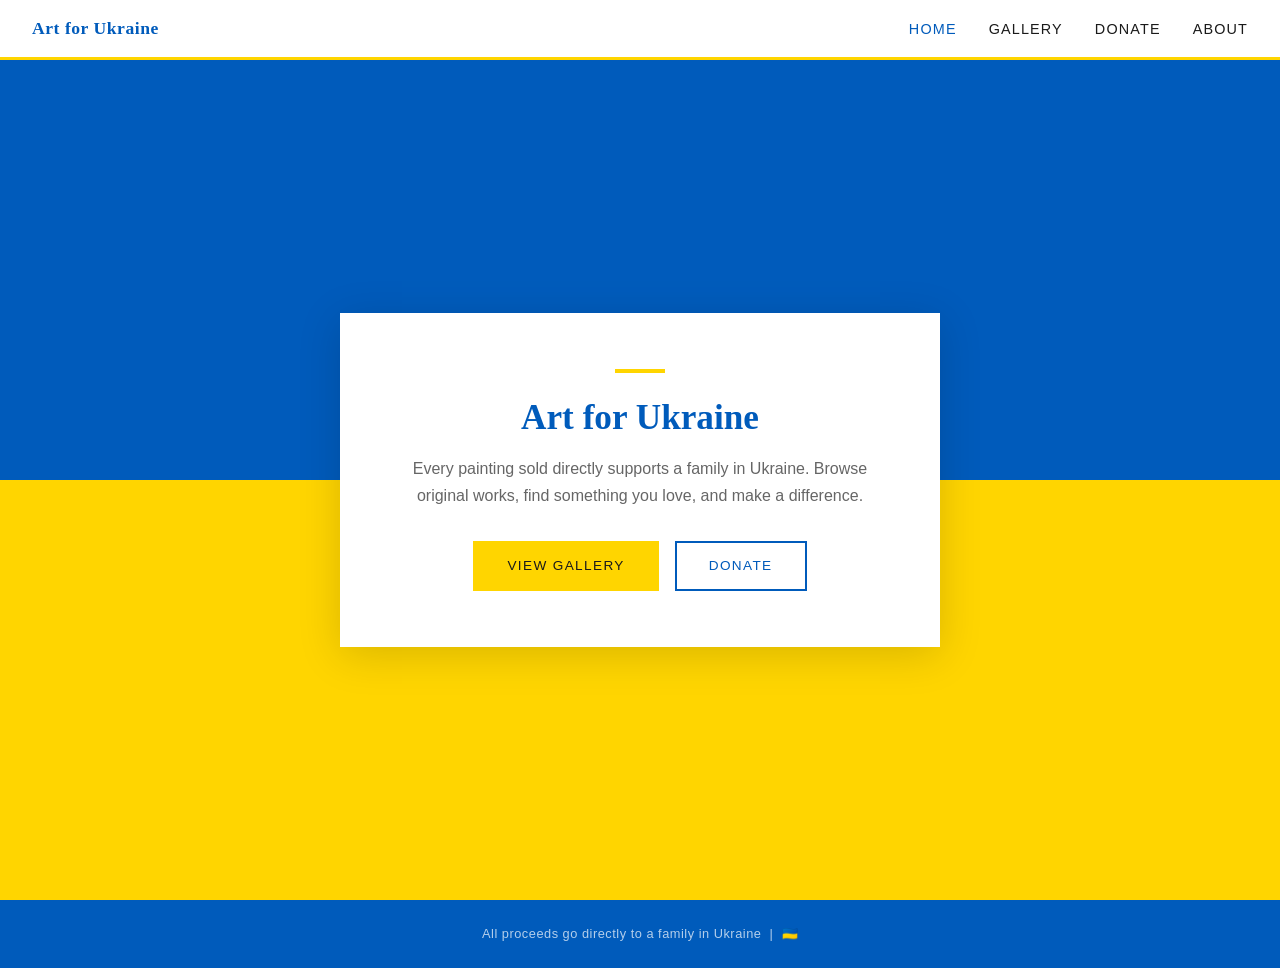
<file: index.html>
<!DOCTYPE html>
<html lang="en">
<head>
  <meta charset="UTF-8" />
  <meta name="viewport" content="width=device-width, initial-scale=1.0" />
  <title>Art for Ukraine — Gallery & Fundraiser</title>
  <link rel="stylesheet" href="style.css" />
  <link rel="icon" type="image/svg+xml" href="data:image/svg+xml,<svg xmlns='http://www.w3.org/2000/svg' viewBox='0 0 32 32'><rect width='32' height='32' rx='6' fill='#00BFFF'/><text x='16' y='23' font-family='Arial,sans-serif' font-size='18' font-weight='bold' fill='white' text-anchor='middle'>U</text></svg>" />
</head>
<body>

  <nav>
    <span class="nav-logo">Art for Ukraine</span>
    <ul class="nav-links">
      <li><a href="index.html" class="active">Home</a></li>
      <li><a href="gallery.html">Gallery</a></li>
      <li><a href="donate.html">Donate</a></li>
      <li><a href="about.html">About</a></li>
    </ul>
  </nav>

  <main class="page">
    <section class="hero">
      <div class="hero-card">
        <div class="hero-stripe"></div>
        <h1>Art for Ukraine</h1>
        <p class="subtitle">
          Every painting sold directly supports a family in Ukraine.
          Browse original works, find something you love, and make a difference.
        </p>
        <div class="hero-actions">
          <a href="gallery.html" class="btn btn-yellow">View Gallery</a>
          <a href="donate.html" class="btn">Donate</a>
        </div>
      </div>
    </section>
  </main>

  <footer>
    All proceeds go directly to a family in Ukraine &nbsp;|&nbsp; <span>🇺🇦</span>
  </footer>

</body>
</html>
</file>
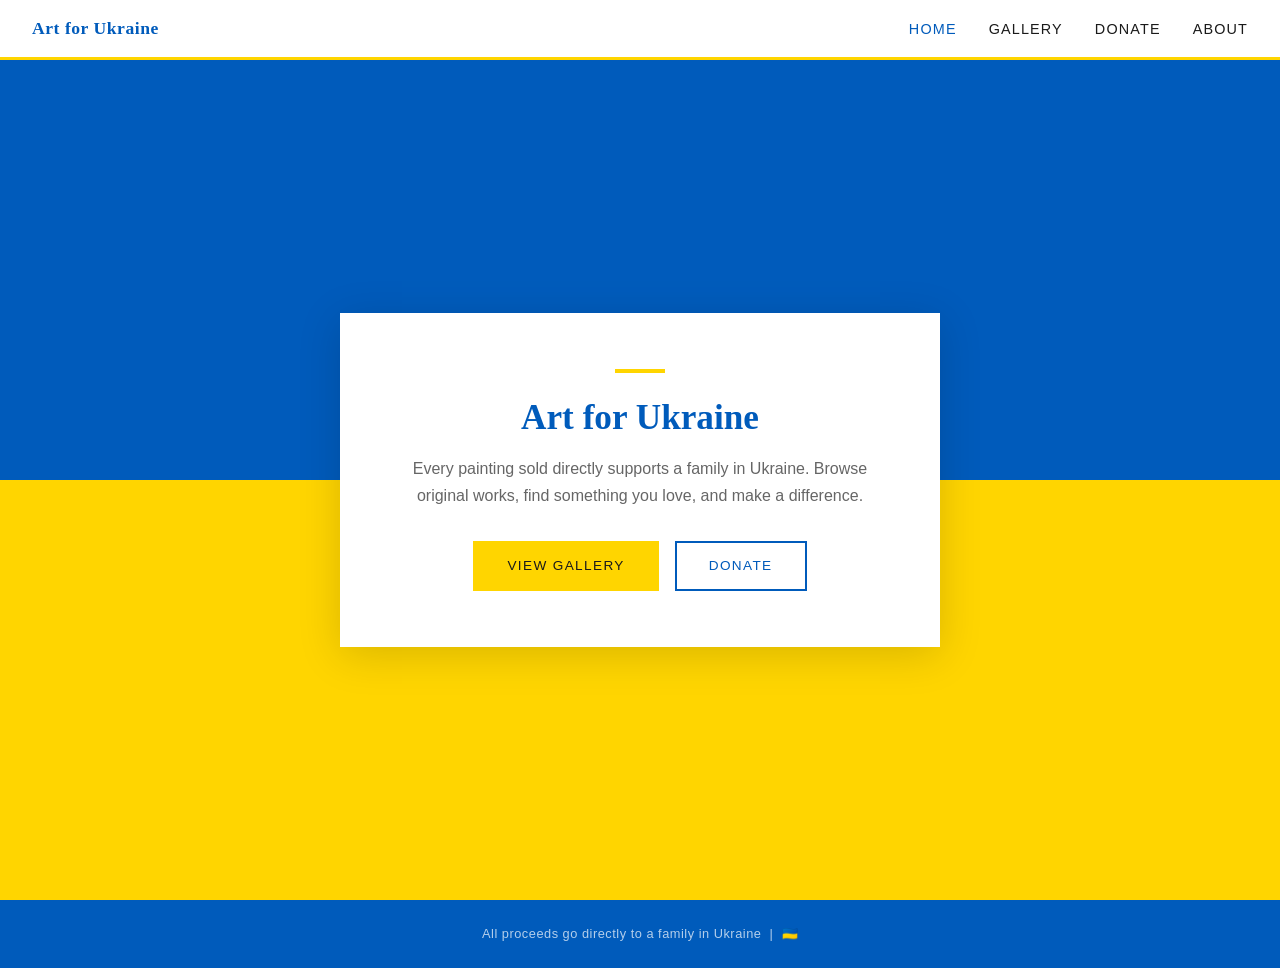
<file: public/index.html>
<!DOCTYPE html>
<html lang="en">
<head>
  <meta charset="UTF-8" />
  <meta name="viewport" content="width=device-width, initial-scale=1.0" />
  <title>Art for Ukraine — Gallery & Fundraiser</title>
  <link rel="stylesheet" href="style.css" />
</head>
<body>

  <nav>
    <span class="nav-logo">Art for Ukraine</span>
    <ul class="nav-links">
      <li><a href="index.html" class="active">Home</a></li>
      <li><a href="gallery.html">Gallery</a></li>
      <li><a href="donate.html">Donate</a></li>
      <li><a href="about.html">About</a></li>
    </ul>
  </nav>

  <main class="page">
    <section class="hero">
      <div class="hero-card">
        <div class="hero-stripe"></div>
        <h1>Art for Ukraine</h1>
        <p class="subtitle">
          Every painting sold directly supports a family in Ukraine.
          Browse original works, find something you love, and make a difference.
        </p>
        <div class="hero-actions">
          <a href="gallery.html" class="btn btn-yellow">View Gallery</a>
          <a href="donate.html" class="btn">Donate</a>
        </div>
      </div>
    </section>
  </main>

  <footer>
    All proceeds go directly to a family in Ukraine &nbsp;|&nbsp; <span>🇺🇦</span>
  </footer>

</body>
</html>
</file>
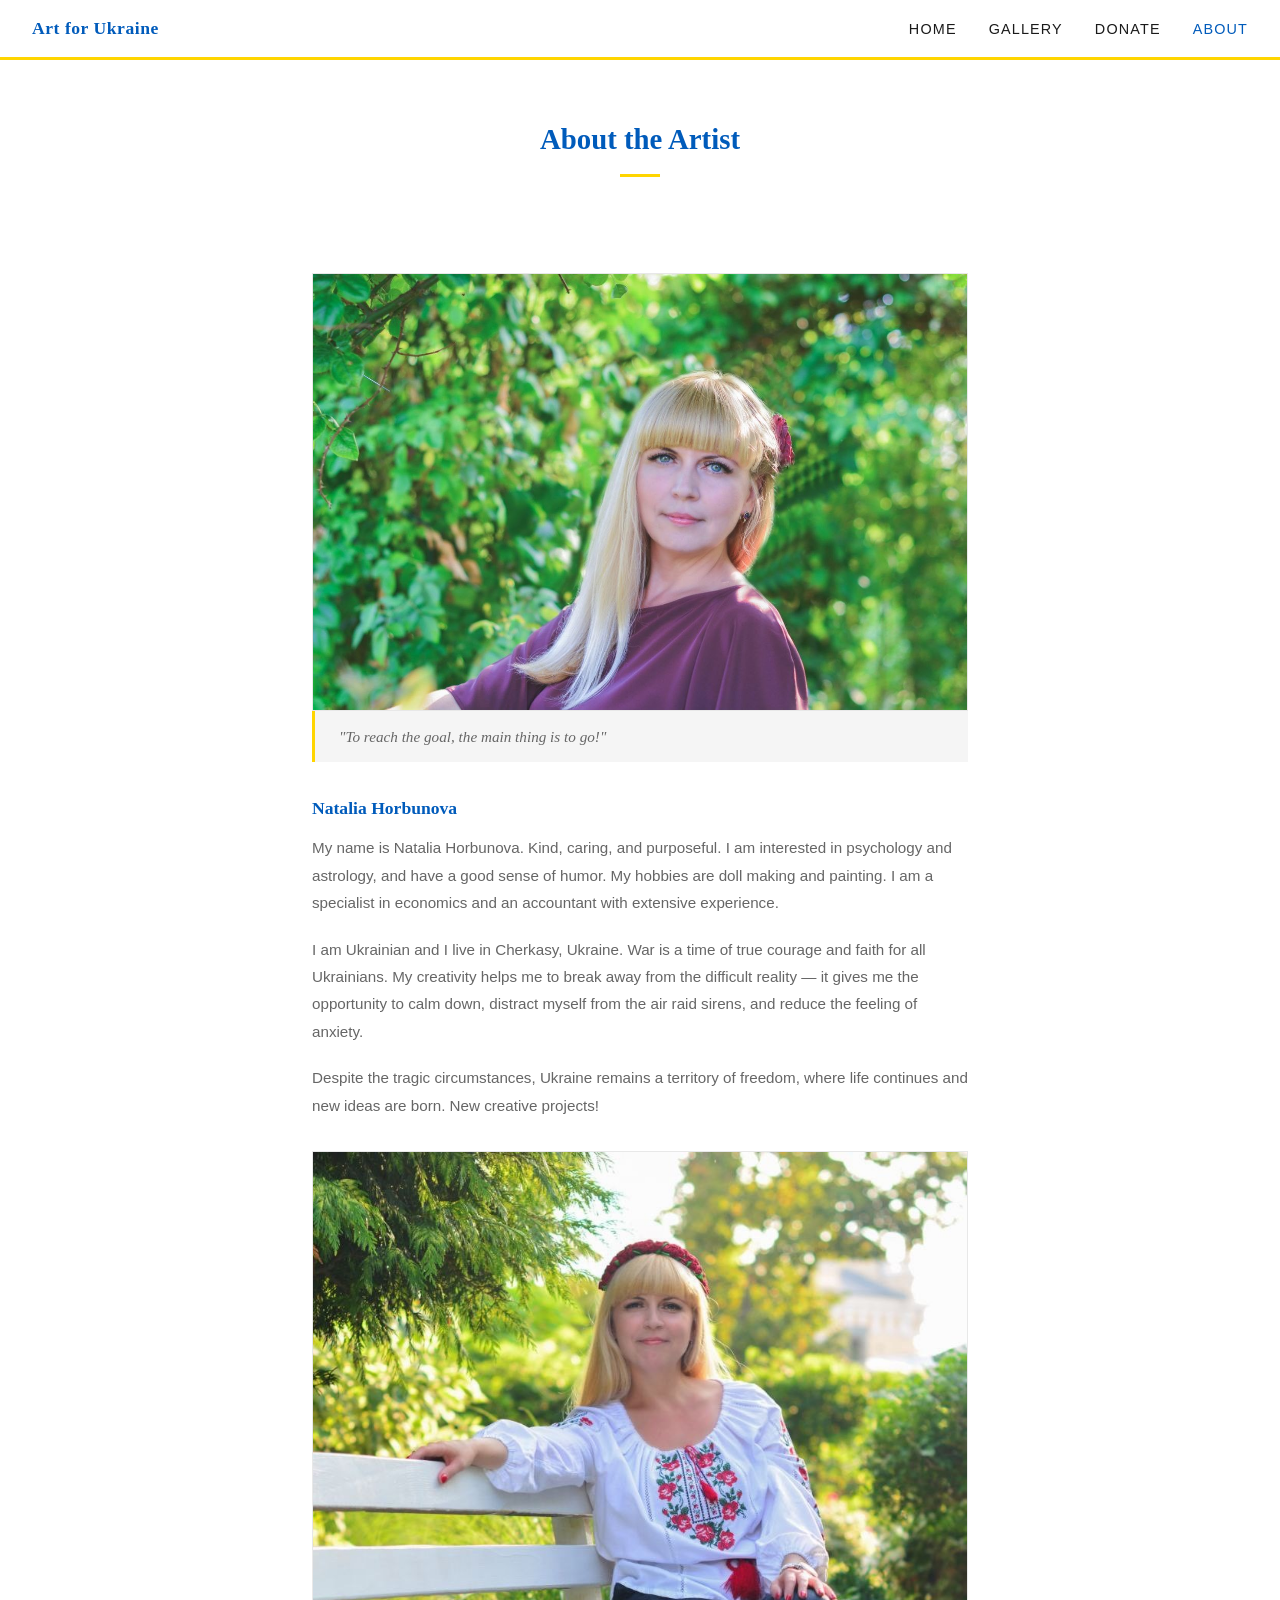
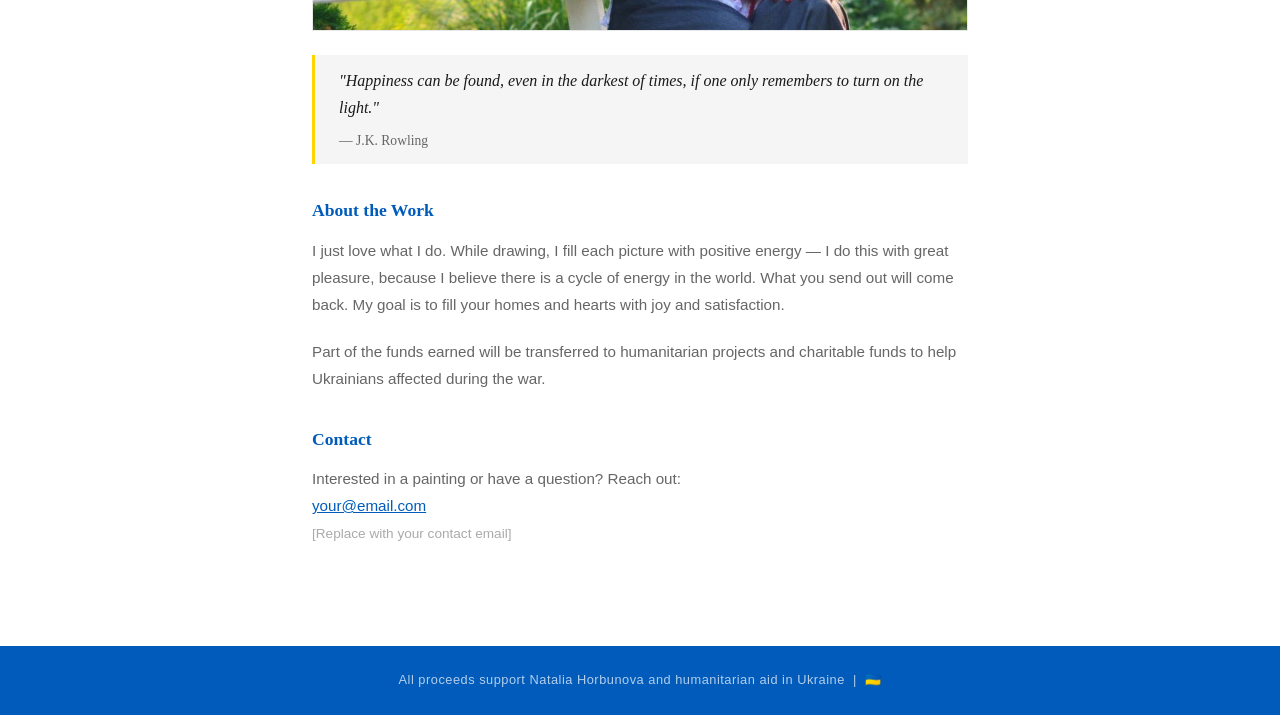
<file: about.html>
<!DOCTYPE html>
<html lang="en">
<head>
  <meta charset="UTF-8" />
  <meta name="viewport" content="width=device-width, initial-scale=1.0" />
  <title>About — Art for Ukraine</title>
  <link rel="stylesheet" href="style.css" />
</head>
<body>

  <nav>
    <span class="nav-logo">Art for Ukraine</span>
    <ul class="nav-links">
      <li><a href="index.html">Home</a></li>
      <li><a href="gallery.html">Gallery</a></li>
      <li><a href="donate.html">Donate</a></li>
      <li><a href="about.html" class="active">About</a></li>
    </ul>
  </nav>

  <main class="page">

    <div class="section-header">
      <h2>About the Artist</h2>
      <div class="stripe"></div>
    </div>

    <div class="about-section">

      <div class="artist-photo-block">
        <img src="assets/Natalia-Horbunova-headshot.jpg" alt="Natalia Horbunova" />
        <p class="photo-caption">"To reach the goal, the main thing is to go!"</p>
      </div>

      <h3>Natalia Horbunova</h3>
      <p>
        My name is Natalia Horbunova. Kind, caring, and purposeful. I am interested in psychology
        and astrology, and have a good sense of humor. My hobbies are doll making and painting.
        I am a specialist in economics and an accountant with extensive experience.
      </p>
      <p>
        I am Ukrainian and I live in Cherkasy, Ukraine. War is a time of true courage and faith
        for all Ukrainians. My creativity helps me to break away from the difficult reality — it
        gives me the opportunity to calm down, distract myself from the air raid sirens, and reduce
        the feeling of anxiety.
      </p>
      <p>
        Despite the tragic circumstances, Ukraine remains a territory of freedom, where life
        continues and new ideas are born. New creative projects!
      </p>

      <div class="artist-photo-block">
        <img src="assets/Natalia-Horbunova-bench.jpg" alt="Natalia Horbunova with her paintings" />
        <blockquote>
          "Happiness can be found, even in the darkest of times, if one only remembers to turn on the light."
          <cite>— J.K. Rowling</cite>
        </blockquote>
      </div>

      <h3>About the Work</h3>
      <p>
        I just love what I do. While drawing, I fill each picture with positive energy — I do
        this with great pleasure, because I believe there is a cycle of energy in the world.
        What you send out will come back. My goal is to fill your homes and hearts with joy
        and satisfaction.
      </p>
      <p>
        Part of the funds earned will be transferred to humanitarian projects and charitable
        funds to help Ukrainians affected during the war.
      </p>

      <h3>Contact</h3>
      <p>
        Interested in a painting or have a question? Reach out:
        <br />
        <a href="mailto:your@email.com" style="color: var(--blue); text-decoration: underline;">
          your@email.com
        </a>
        <br />
        <span style="font-size: 0.85rem; color: #aaa;">[Replace with your contact email]</span>
      </p>

    </div>

  </main>

  <footer>
    All proceeds support Natalia Horbunova and humanitarian aid in Ukraine &nbsp;|&nbsp; <span>🇺🇦</span>
  </footer>

</body>
</html>
</file>
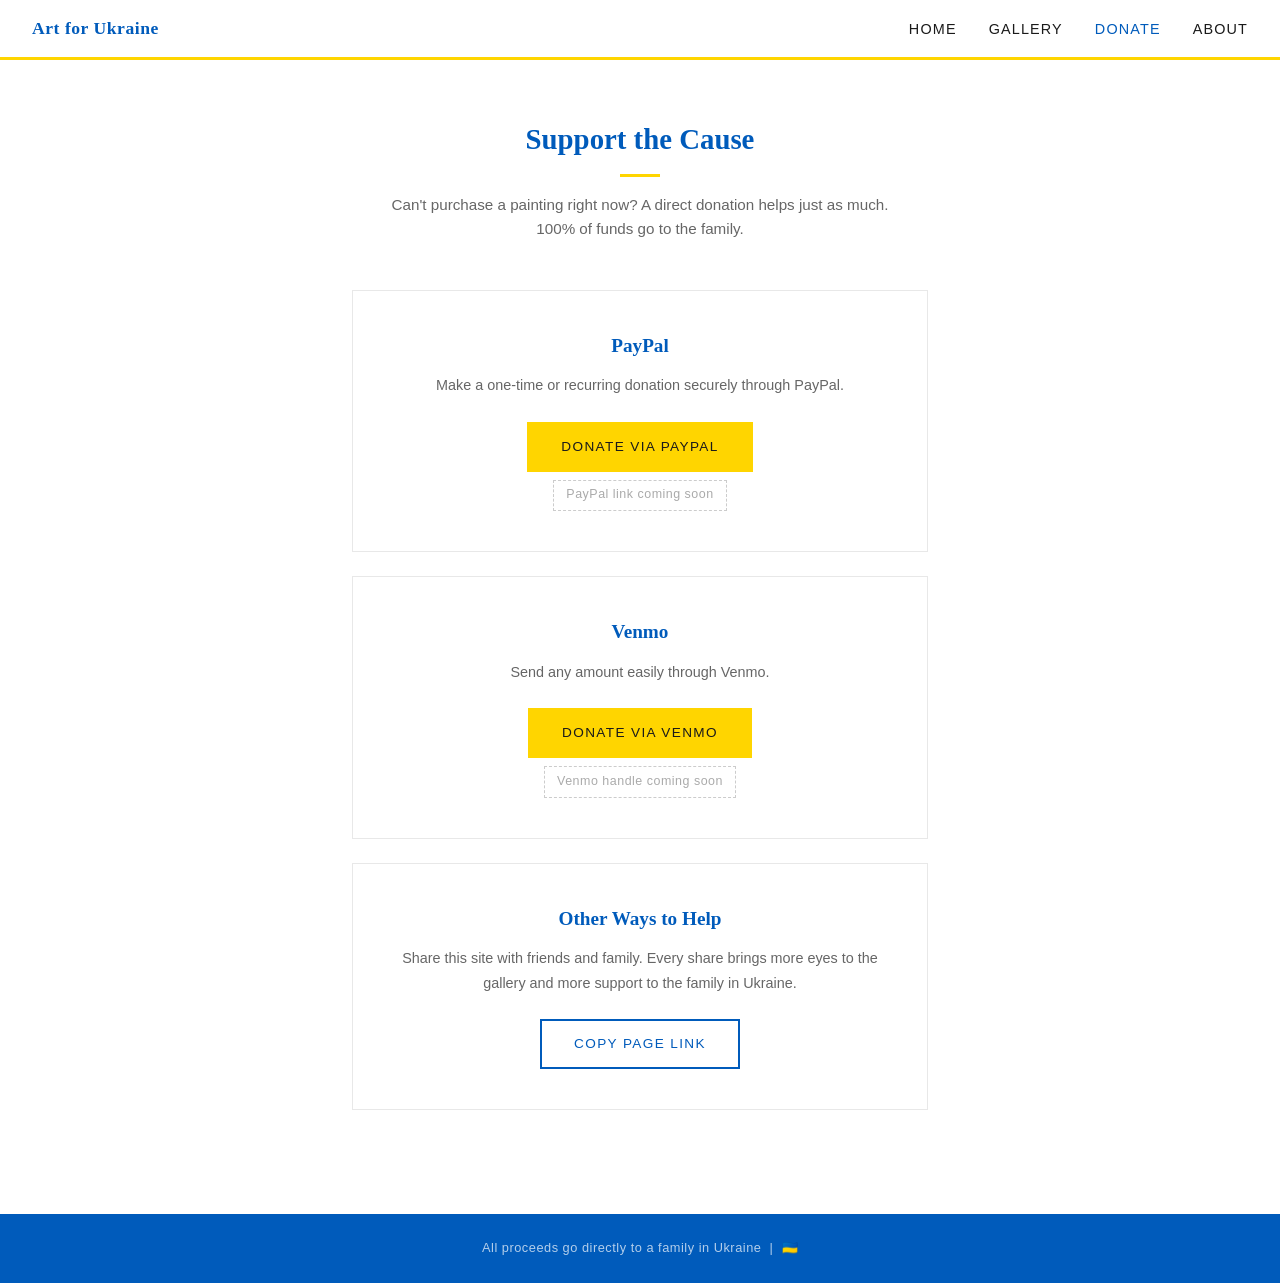
<file: donate.html>
<!DOCTYPE html>
<html lang="en">
<head>
  <meta charset="UTF-8" />
  <meta name="viewport" content="width=device-width, initial-scale=1.0" />
  <title>Donate — Art for Ukraine</title>
  <link rel="stylesheet" href="style.css" />
</head>
<body>

  <nav>
    <span class="nav-logo">Art for Ukraine</span>
    <ul class="nav-links">
      <li><a href="index.html">Home</a></li>
      <li><a href="gallery.html">Gallery</a></li>
      <li><a href="donate.html" class="active">Donate</a></li>
      <li><a href="about.html">About</a></li>
    </ul>
  </nav>

  <main class="page">

    <div class="section-header">
      <h2>Support the Cause</h2>
      <div class="stripe"></div>
      <p>
        Can't purchase a painting right now? A direct donation helps just as much.
        100% of funds go to the family.
      </p>
    </div>

    <div class="donate-section">

      <div class="donate-card">
        <h3>PayPal</h3>
        <p>
          Make a one-time or recurring donation securely through PayPal.
        </p>
        <a href="#" class="btn btn-yellow">Donate via PayPal</a>
        <br />
        <span class="placeholder-note">PayPal link coming soon</span>
      </div>

      <div class="donate-card">
        <h3>Venmo</h3>
        <p>
          Send any amount easily through Venmo.
        </p>
        <a href="#" class="btn btn-yellow">Donate via Venmo</a>
        <br />
        <span class="placeholder-note">Venmo handle coming soon</span>
      </div>

      <div class="donate-card">
        <h3>Other Ways to Help</h3>
        <p>
          Share this site with friends and family. Every share brings more eyes to the gallery
          and more support to the family in Ukraine.
        </p>
        <a href="#" class="btn" onclick="copyLink(event)">Copy Page Link</a>
      </div>

    </div>

  </main>

  <footer>
    All proceeds go directly to a family in Ukraine &nbsp;|&nbsp; <span>🇺🇦</span>
  </footer>

  <script>
    function copyLink(e) {
      e.preventDefault();
      navigator.clipboard.writeText(window.location.origin).then(() => {
        const btn = e.target;
        btn.textContent = 'Copied!';
        setTimeout(() => btn.textContent = 'Copy Page Link', 2000);
      });
    }
  </script>

</body>
</html>
</file>
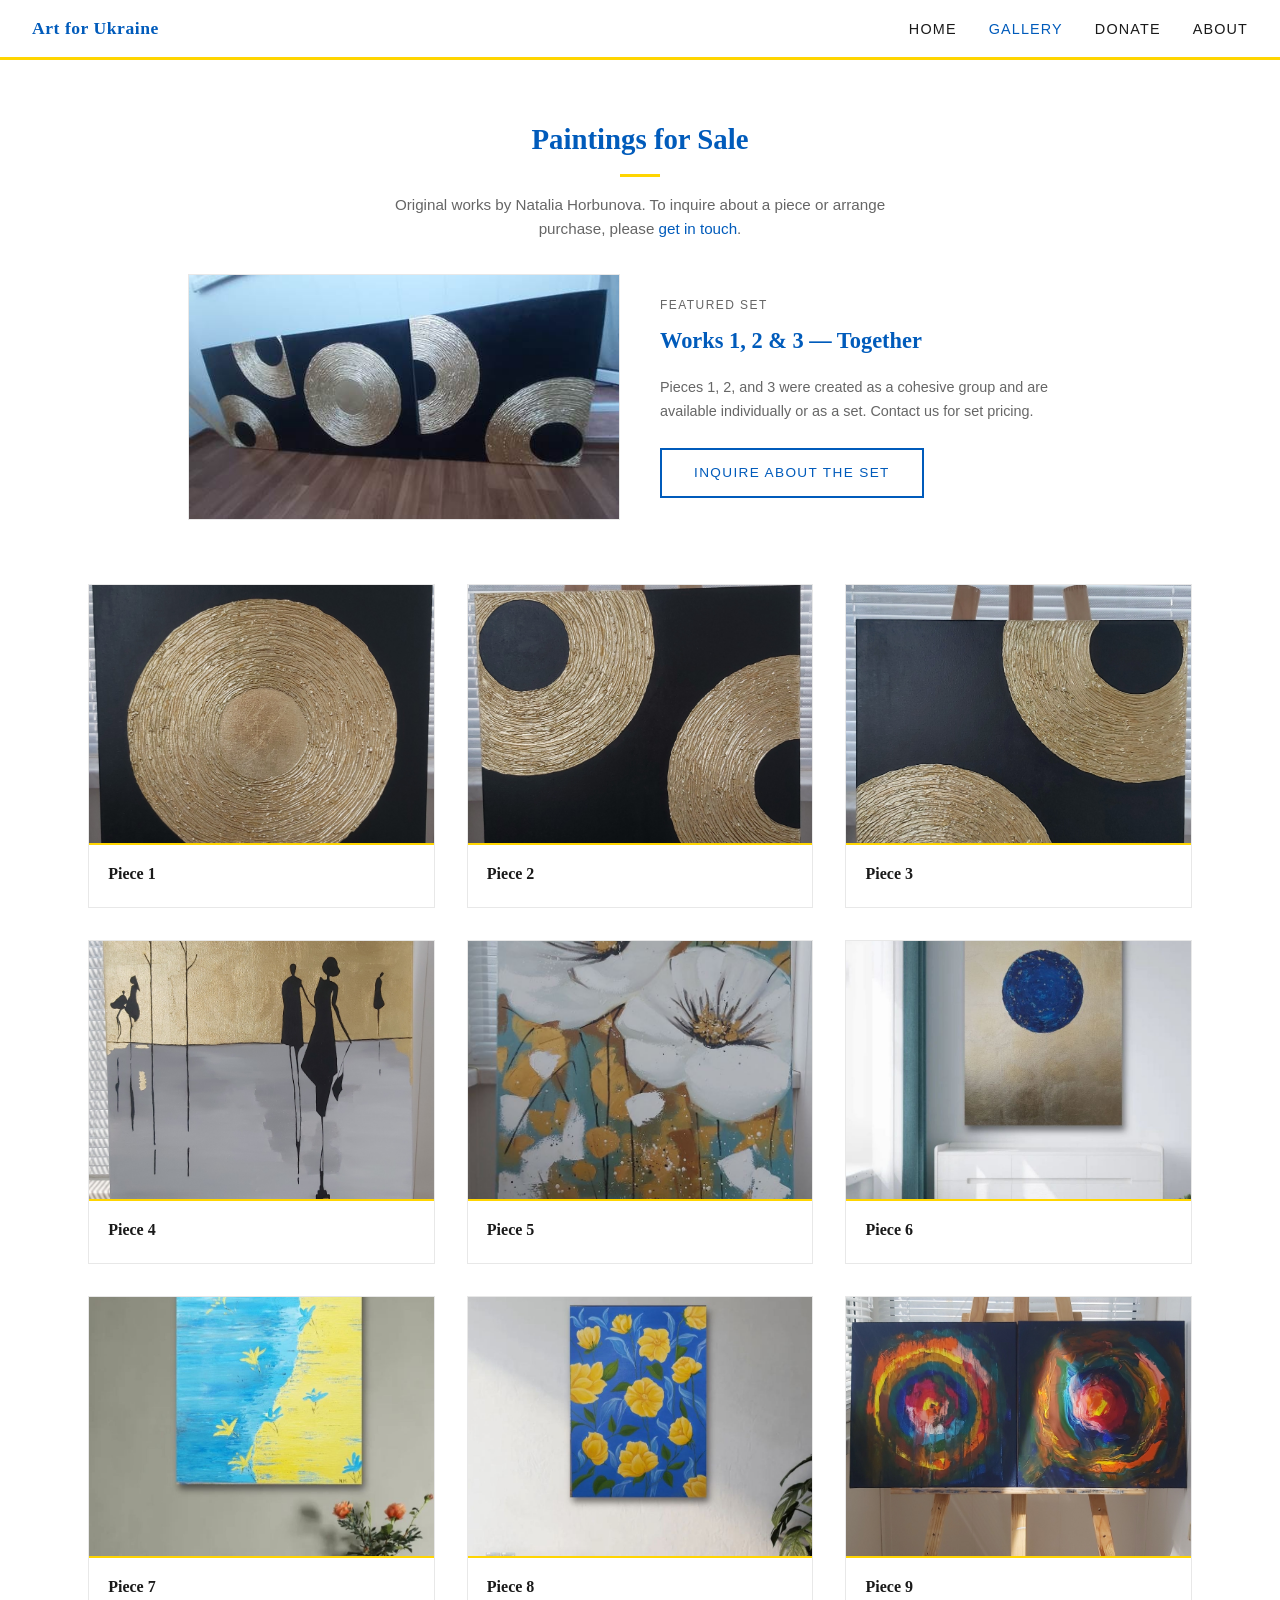
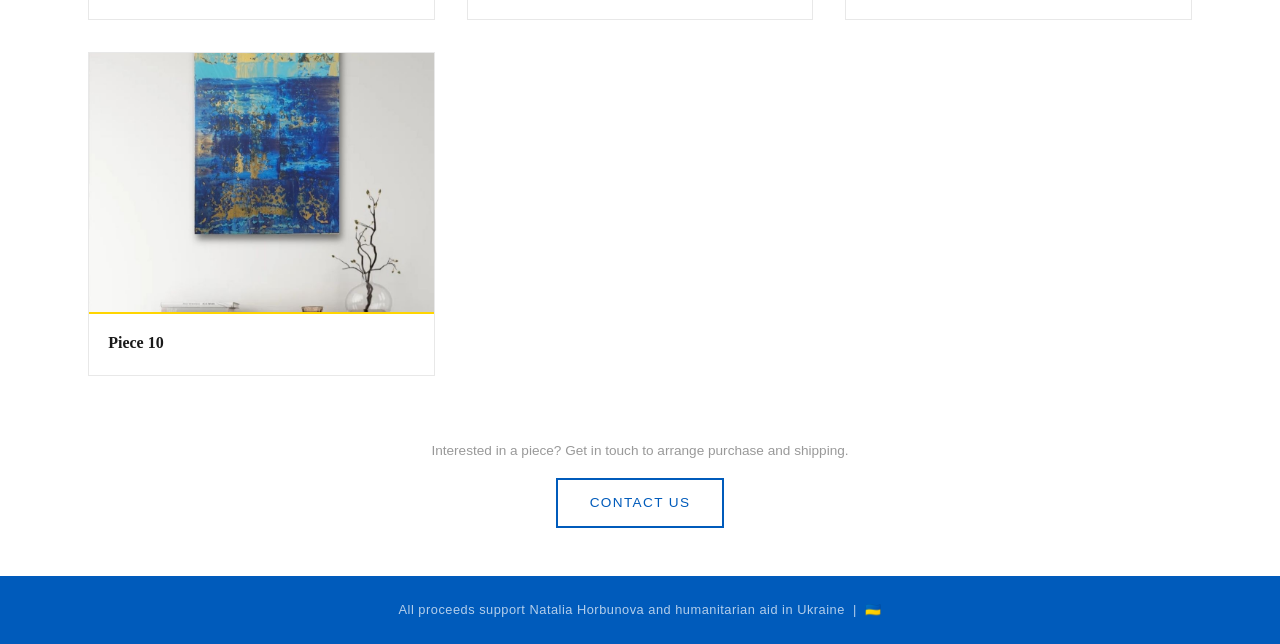
<file: gallery.html>
<!DOCTYPE html>
<html lang="en">
<head>
  <meta charset="UTF-8" />
  <meta name="viewport" content="width=device-width, initial-scale=1.0" />
  <title>Gallery — Art for Ukraine</title>
  <link rel="stylesheet" href="style.css" />
</head>
<body>

  <nav>
    <span class="nav-logo">Art for Ukraine</span>
    <ul class="nav-links">
      <li><a href="index.html">Home</a></li>
      <li><a href="gallery.html" class="active">Gallery</a></li>
      <li><a href="donate.html">Donate</a></li>
      <li><a href="about.html">About</a></li>
    </ul>
  </nav>

  <main class="page">

    <div class="section-header">
      <h2>Paintings for Sale</h2>
      <div class="stripe"></div>
      <p>Original works by Natalia Horbunova. To inquire about a piece or arrange purchase, please <a href="about.html" style="color: var(--blue);">get in touch</a>.</p>
    </div>

    <!-- Set highlight -->
    <div class="set-highlight">
      <div class="set-image">
        <img src="assets/painting-set.jpg" alt="Set of three paintings by Natalia Horbunova" />
      </div>
      <div class="set-info">
        <p class="set-label">Featured Set</p>
        <h3>Works 1, 2 &amp; 3 — Together</h3>
        <p class="set-desc">
          Pieces 1, 2, and 3 were created as a cohesive group and are available individually
          or as a set. Contact us for set pricing.
        </p>
        <a href="about.html" class="btn">Inquire About the Set</a>
      </div>
    </div>

    <div class="gallery-grid">

      <div class="gallery-item">
        <img src="assets/painting-1.jpg" alt="Piece 1 by Natalia Horbunova" />
        <div class="gallery-info">
          <h3>Piece 1</h3>
        </div>
      </div>

      <div class="gallery-item">
        <img src="assets/painting-2.jpg" alt="Piece 2 by Natalia Horbunova" />
        <div class="gallery-info">
          <h3>Piece 2</h3>
        </div>
      </div>

      <div class="gallery-item">
        <img src="assets/painting-3.jpg" alt="Piece 3 by Natalia Horbunova" />
        <div class="gallery-info">
          <h3>Piece 3</h3>
        </div>
      </div>

      <div class="gallery-item">
        <img src="assets/painting-4.jpg" alt="Piece 4 by Natalia Horbunova" />
        <div class="gallery-info">
          <h3>Piece 4</h3>
        </div>
      </div>

      <div class="gallery-item">
        <img src="assets/painting-5.jpg" alt="Piece 5 by Natalia Horbunova" />
        <div class="gallery-info">
          <h3>Piece 5</h3>
        </div>
      </div>

      <div class="gallery-item">
        <img src="assets/painting-6.jpg" alt="Piece 6 by Natalia Horbunova" />
        <div class="gallery-info">
          <h3>Piece 6</h3>
        </div>
      </div>

      <div class="gallery-item">
        <img src="assets/painting-7.jpg" alt="Piece 7 by Natalia Horbunova" />
        <div class="gallery-info">
          <h3>Piece 7</h3>
        </div>
      </div>

      <div class="gallery-item">
        <img src="assets/painting-8.jpg" alt="Piece 8 by Natalia Horbunova" />
        <div class="gallery-info">
          <h3>Piece 8</h3>
        </div>
      </div>

      <div class="gallery-item">
        <img src="assets/painting-9.jpg" alt="Piece 9 by Natalia Horbunova" />
        <div class="gallery-info">
          <h3>Piece 9</h3>
        </div>
      </div>

      <div class="gallery-item">
        <img src="assets/painting-10.jpg" alt="Piece 10 by Natalia Horbunova" />
        <div class="gallery-info">
          <h3>Piece 10</h3>
        </div>
      </div>

    </div>

    <div style="text-align:center; padding-bottom: 3rem;">
      <p style="color: #999; font-size: 0.85rem; margin-bottom: 1rem;">
        Interested in a piece? Get in touch to arrange purchase and shipping.
      </p>
      <a href="about.html" class="btn">Contact Us</a>
    </div>

  </main>

  <footer>
    All proceeds support Natalia Horbunova and humanitarian aid in Ukraine &nbsp;|&nbsp; <span>🇺🇦</span>
  </footer>

</body>
</html>
</file>
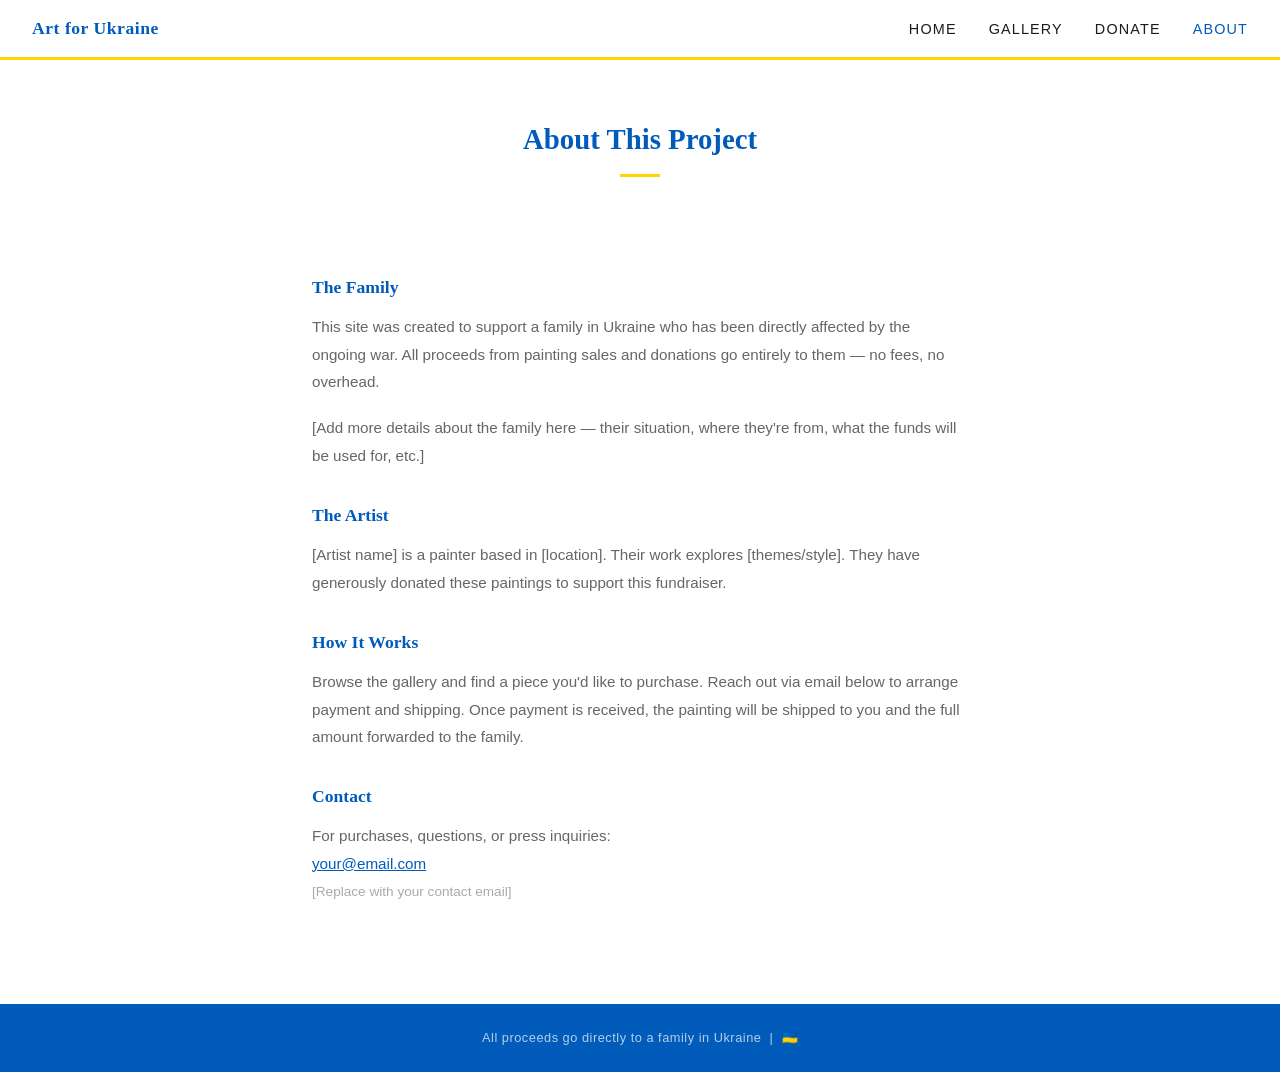
<file: public/about.html>
<!DOCTYPE html>
<html lang="en">
<head>
  <meta charset="UTF-8" />
  <meta name="viewport" content="width=device-width, initial-scale=1.0" />
  <title>About — Art for Ukraine</title>
  <link rel="stylesheet" href="style.css" />
</head>
<body>

  <nav>
    <span class="nav-logo">Art for Ukraine</span>
    <ul class="nav-links">
      <li><a href="index.html">Home</a></li>
      <li><a href="gallery.html">Gallery</a></li>
      <li><a href="donate.html">Donate</a></li>
      <li><a href="about.html" class="active">About</a></li>
    </ul>
  </nav>

  <main class="page">

    <div class="section-header">
      <h2>About This Project</h2>
      <div class="stripe"></div>
    </div>

    <div class="about-section">

      <h3>The Family</h3>
      <p>
        <!-- Replace with the family's story -->
        This site was created to support a family in Ukraine who has been directly affected by the ongoing war.
        All proceeds from painting sales and donations go entirely to them — no fees, no overhead.
      </p>
      <p>
        <!-- Add more context here as you see fit -->
        [Add more details about the family here — their situation, where they're from, what the funds will be used for, etc.]
      </p>

      <h3>The Artist</h3>
      <p>
        <!-- Replace with the artist's bio -->
        [Artist name] is a painter based in [location]. Their work explores [themes/style].
        They have generously donated these paintings to support this fundraiser.
      </p>

      <h3>How It Works</h3>
      <p>
        Browse the gallery and find a piece you'd like to purchase. Reach out via email below to
        arrange payment and shipping. Once payment is received, the painting will be shipped to you
        and the full amount forwarded to the family.
      </p>

      <h3>Contact</h3>
      <p>
        For purchases, questions, or press inquiries:
        <br />
        <a href="mailto:your@email.com" style="color: var(--blue); text-decoration: underline;">
          your@email.com
        </a>
        <br />
        <span style="font-size: 0.85rem; color: #aaa;">[Replace with your contact email]</span>
      </p>

    </div>

  </main>

  <footer>
    All proceeds go directly to a family in Ukraine &nbsp;|&nbsp; <span>🇺🇦</span>
  </footer>

</body>
</html>
</file>
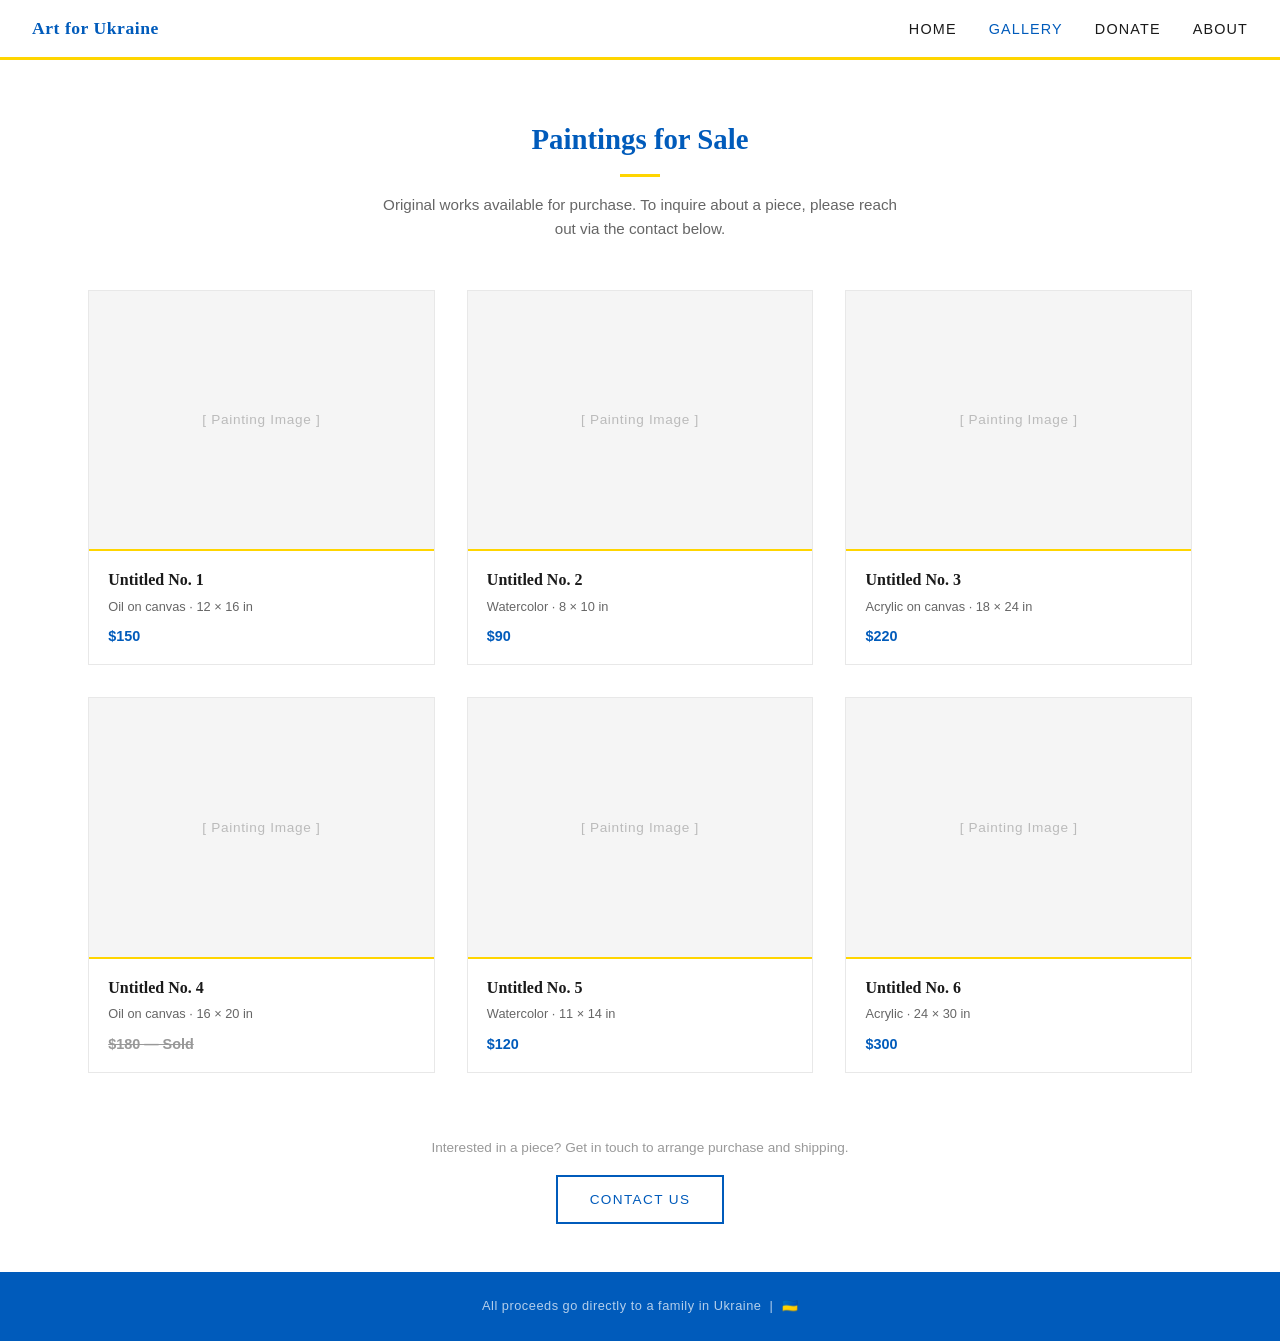
<file: public/gallery.html>
<!DOCTYPE html>
<html lang="en">
<head>
  <meta charset="UTF-8" />
  <meta name="viewport" content="width=device-width, initial-scale=1.0" />
  <title>Gallery — Art for Ukraine</title>
  <link rel="stylesheet" href="style.css" />
</head>
<body>

  <nav>
    <span class="nav-logo">Art for Ukraine</span>
    <ul class="nav-links">
      <li><a href="index.html">Home</a></li>
      <li><a href="gallery.html" class="active">Gallery</a></li>
      <li><a href="donate.html">Donate</a></li>
      <li><a href="about.html">About</a></li>
    </ul>
  </nav>

  <main class="page">

    <div class="section-header">
      <h2>Paintings for Sale</h2>
      <div class="stripe"></div>
      <p>Original works available for purchase. To inquire about a piece, please reach out via the contact below.</p>
    </div>

    <div class="gallery-grid">

      <!-- Painting 1 -->
      <div class="gallery-item">
        <div class="gallery-placeholder">[ Painting Image ]</div>
        <div class="gallery-info">
          <h3>Untitled No. 1</h3>
          <p class="medium">Oil on canvas · 12 × 16 in</p>
          <p class="price">$150</p>
        </div>
      </div>

      <!-- Painting 2 -->
      <div class="gallery-item">
        <div class="gallery-placeholder">[ Painting Image ]</div>
        <div class="gallery-info">
          <h3>Untitled No. 2</h3>
          <p class="medium">Watercolor · 8 × 10 in</p>
          <p class="price">$90</p>
        </div>
      </div>

      <!-- Painting 3 -->
      <div class="gallery-item">
        <div class="gallery-placeholder">[ Painting Image ]</div>
        <div class="gallery-info">
          <h3>Untitled No. 3</h3>
          <p class="medium">Acrylic on canvas · 18 × 24 in</p>
          <p class="price">$220</p>
        </div>
      </div>

      <!-- Painting 4 -->
      <div class="gallery-item">
        <div class="gallery-placeholder">[ Painting Image ]</div>
        <div class="gallery-info">
          <h3>Untitled No. 4</h3>
          <p class="medium">Oil on canvas · 16 × 20 in</p>
          <p class="sold">$180 — Sold</p>
        </div>
      </div>

      <!-- Painting 5 -->
      <div class="gallery-item">
        <div class="gallery-placeholder">[ Painting Image ]</div>
        <div class="gallery-info">
          <h3>Untitled No. 5</h3>
          <p class="medium">Watercolor · 11 × 14 in</p>
          <p class="price">$120</p>
        </div>
      </div>

      <!-- Painting 6 -->
      <div class="gallery-item">
        <div class="gallery-placeholder">[ Painting Image ]</div>
        <div class="gallery-info">
          <h3>Untitled No. 6</h3>
          <p class="medium">Acrylic · 24 × 30 in</p>
          <p class="price">$300</p>
        </div>
      </div>

    </div>

    <div style="text-align:center; padding-bottom: 3rem;">
      <p style="color: #999; font-size: 0.85rem; margin-bottom: 1rem;">
        Interested in a piece? Get in touch to arrange purchase and shipping.
      </p>
      <a href="about.html" class="btn">Contact Us</a>
    </div>

  </main>

  <footer>
    All proceeds go directly to a family in Ukraine &nbsp;|&nbsp; <span>🇺🇦</span>
  </footer>

</body>
</html>
</file>
<file: style.css>
/* ===========================
   Base & Reset
   =========================== */
*, *::before, *::after {
  box-sizing: border-box;
  margin: 0;
  padding: 0;
}

:root {
  --blue: #005BBB;
  --yellow: #FFD500;
  --white: #FFFFFF;
  --light-gray: #F5F5F5;
  --dark: #1a1a1a;
  --text-muted: #666;
  --font-main: 'Georgia', serif;
  --font-sans: 'Helvetica Neue', Arial, sans-serif;
}

html {
  scroll-behavior: smooth;
  overflow-x: hidden; /* prevent wide content from expanding the viewport on mobile */
}

body {
  font-family: var(--font-sans);
  color: var(--dark);
  background: var(--white);
  line-height: 1.6;
}

a {
  color: inherit;
  text-decoration: none;
}

img {
  display: block;
  max-width: 100%;
}

/* ===========================
   Navigation
   =========================== */
nav {
  position: fixed;
  top: 0;
  left: 0;
  right: 0;
  z-index: 100;
  background: var(--white);
  border-bottom: 3px solid var(--yellow);
  display: flex;
  align-items: center;
  justify-content: space-between;
  padding: 0 2rem;
  height: 60px;
}

.nav-logo {
  font-family: var(--font-main);
  font-size: 1.1rem;
  font-weight: bold;
  color: var(--blue);
  letter-spacing: 0.03em;
}

.nav-links {
  display: flex;
  gap: 2rem;
  list-style: none;
}

.nav-links a {
  font-size: 0.9rem;
  letter-spacing: 0.08em;
  text-transform: uppercase;
  color: var(--dark);
  transition: color 0.2s;
}

.nav-links a:hover,
.nav-links a.active {
  color: var(--blue);
}

/* ===========================
   Page wrapper (offset for fixed nav)
   =========================== */
.page {
  padding-top: 60px;
  min-height: 100vh;
}

/* ===========================
   Splash / Hero
   =========================== */
.hero {
  display: flex;
  flex-direction: column;
  align-items: center;
  justify-content: center;
  min-height: calc(100vh - 60px);
  text-align: center;
  padding: 3rem 1.5rem;
  background: linear-gradient(
    180deg,
    var(--blue) 0%,
    var(--blue) 50%,
    var(--yellow) 50%,
    var(--yellow) 100%
  );
}

.hero-card {
  background: var(--white);
  padding: 3.5rem 3rem;
  max-width: 600px;
  width: 100%;
  box-shadow: 0 8px 40px rgba(0,0,0,0.15);
}

.hero-card h1 {
  font-family: var(--font-main);
  font-size: 2.2rem;
  color: var(--blue);
  margin-bottom: 1rem;
  line-height: 1.2;
}

.hero-card .subtitle {
  font-size: 1rem;
  color: var(--text-muted);
  margin-bottom: 2rem;
  line-height: 1.7;
}

.hero-stripe {
  width: 50px;
  height: 4px;
  background: var(--yellow);
  margin: 0 auto 1.5rem;
}

.btn {
  display: inline-block;
  padding: 0.75rem 2rem;
  font-size: 0.85rem;
  letter-spacing: 0.1em;
  text-transform: uppercase;
  border: 2px solid var(--blue);
  color: var(--blue);
  background: transparent;
  cursor: pointer;
  transition: background 0.2s, color 0.2s;
}

.btn:hover {
  background: var(--blue);
  color: var(--white);
}

.btn-yellow {
  border-color: var(--yellow);
  background: var(--yellow);
  color: var(--dark);
}

.btn-yellow:hover {
  background: #e6bf00;
  border-color: #e6bf00;
  color: var(--dark);
}

.hero-actions {
  display: flex;
  gap: 1rem;
  justify-content: center;
  flex-wrap: wrap;
  margin-top: 1.5rem;
}

/* ===========================
   Section Headers
   =========================== */
.section-header {
  text-align: center;
  padding: 3.5rem 1.5rem 2rem;
}

.section-header h2 {
  font-family: var(--font-main);
  font-size: 1.8rem;
  color: var(--blue);
  margin-bottom: 0.5rem;
}

.section-header .stripe {
  width: 40px;
  height: 3px;
  background: var(--yellow);
  margin: 0.75rem auto 1rem;
}

.section-header p {
  max-width: 520px;
  margin: 0 auto;
  color: var(--text-muted);
  font-size: 0.95rem;
}

/* ===========================
   Gallery Grid
   =========================== */
.gallery-grid {
  display: grid;
  grid-template-columns: repeat(auto-fill, minmax(260px, 1fr));
  gap: 2rem;
  padding: 1rem 3rem 4rem;
  max-width: 1200px;
  margin: 0 auto;
}

.gallery-item {
  display: flex;
  flex-direction: column;
  border: 1px solid #e8e8e8;
  transition: box-shadow 0.2s;
}

.gallery-item:hover {
  box-shadow: 0 4px 20px rgba(0, 91, 187, 0.12);
}

.gallery-item img {
  width: 100%;
  aspect-ratio: 4 / 3;
  object-fit: cover;
  background: var(--light-gray);
}

.gallery-placeholder {
  width: 100%;
  aspect-ratio: 4 / 3;
  background: var(--light-gray);
  display: flex;
  align-items: center;
  justify-content: center;
  color: #bbb;
  font-size: 0.85rem;
  letter-spacing: 0.05em;
}

.gallery-info {
  padding: 1rem 1.2rem;
  border-top: 2px solid var(--yellow);
}

.gallery-info h3 {
  font-family: var(--font-main);
  font-size: 1rem;
  color: var(--dark);
  margin-bottom: 0.25rem;
}

.gallery-info .medium {
  font-size: 0.8rem;
  color: var(--text-muted);
  margin-bottom: 0.5rem;
}

.gallery-info .price {
  font-size: 0.9rem;
  font-weight: bold;
  color: var(--blue);
}

.gallery-info .sold {
  font-size: 0.9rem;
  font-weight: bold;
  color: #999;
  text-decoration: line-through;
}

/* ===========================
   Donate Section
   =========================== */
.donate-section {
  max-width: 640px;
  margin: 0 auto;
  padding: 1rem 2rem 5rem;
  text-align: center;
}

.donate-card {
  border: 1px solid #e8e8e8;
  padding: 2.5rem 2rem;
  margin-bottom: 1.5rem;
}

.donate-card h3 {
  font-family: var(--font-main);
  font-size: 1.2rem;
  color: var(--blue);
  margin-bottom: 0.75rem;
}

.donate-card p {
  color: var(--text-muted);
  font-size: 0.9rem;
  margin-bottom: 1.5rem;
  line-height: 1.7;
}

.placeholder-note {
  display: inline-block;
  font-size: 0.78rem;
  color: #aaa;
  border: 1px dashed #ccc;
  padding: 0.3rem 0.75rem;
  margin-top: 0.5rem;
  letter-spacing: 0.04em;
}

/* ===========================
   About Section
   =========================== */
.about-section {
  max-width: 720px;
  margin: 0 auto;
  padding: 1rem 2rem 5rem;
}

.about-section p {
  color: var(--text-muted);
  font-size: 0.95rem;
  line-height: 1.8;
  margin-bottom: 1.2rem;
}

.about-section h3 {
  font-family: var(--font-main);
  font-size: 1.1rem;
  color: var(--blue);
  margin: 2rem 0 0.75rem;
}

/* ===========================
   Footer
   =========================== */
footer {
  background: var(--blue);
  color: rgba(255,255,255,0.7);
  text-align: center;
  font-size: 0.8rem;
  padding: 1.5rem 1rem;
  letter-spacing: 0.04em;
}

footer span {
  color: var(--yellow);
}

/* ===========================
   Responsive
   =========================== */
@media (max-width: 600px) {
  nav {
    padding: 0 1rem;
  }

  .nav-logo {
    font-size: 0.95rem;
  }

  .nav-links {
    gap: 1rem;
  }

  .hero-card {
    padding: 2.5rem 1.5rem;
  }

  .hero-card h1 {
    font-size: 1.6rem;
  }

  .gallery-grid {
    padding: 1rem 1.5rem 3rem;
  }
}

/* ===========================
   Set Highlight (Gallery)
   =========================== */
.set-highlight {
  display: flex;
  gap: 2.5rem;
  align-items: center;
  max-width: 1000px;
  margin: 0 auto 3rem;
  padding: 0 3rem;
}

.set-image {
  flex: 1;
  min-width: 0;
}

.set-image img {
  width: 100%;
  border: 1px solid #e8e8e8;
}

.set-info {
  flex: 1;
  min-width: 0;
}

.set-label {
  font-size: 0.75rem;
  letter-spacing: 0.12em;
  text-transform: uppercase;
  color: var(--text-muted);
  margin-bottom: 0.5rem;
}

.set-info h3 {
  font-family: var(--font-main);
  font-size: 1.4rem;
  color: var(--blue);
  margin-bottom: 1rem;
}

.set-desc {
  color: var(--text-muted);
  font-size: 0.9rem;
  line-height: 1.7;
  margin-bottom: 1.5rem;
}

@media (max-width: 700px) {
  .set-highlight {
    flex-direction: column;
    padding: 0 1.5rem;
  }
}

/* ===========================
   Artist Photo Blocks (About)
   =========================== */
.artist-photo-block {
  margin: 2rem 0;
}

.artist-photo-block img {
  width: 100%;
  max-height: 480px;
  object-fit: cover;
  object-position: top;
  border: 1px solid #e8e8e8;
  display: block;
}

.photo-caption {
  font-family: var(--font-main);
  font-style: italic;
  font-size: 1rem;
  color: var(--text-muted);
  padding: 0.75rem 1.5rem;
  background: var(--light-gray);
  border-left: 3px solid var(--yellow);
  line-height: 1.6;
}

/* ===========================
   Blockquote
   =========================== */
blockquote {
  border-left: 3px solid var(--yellow);
  margin: 1.5rem 0;
  padding: 0.75rem 1.5rem;
  background: var(--light-gray);
  font-family: var(--font-main);
  font-style: italic;
  color: var(--dark);
  font-size: 1rem;
  line-height: 1.7;
}

blockquote cite {
  display: block;
  margin-top: 0.5rem;
  font-size: 0.85rem;
  font-style: normal;
  color: var(--text-muted);
}
</file>
<file: public/style.css>
/* ===========================
   Base & Reset
   =========================== */
*, *::before, *::after {
  box-sizing: border-box;
  margin: 0;
  padding: 0;
}

:root {
  --blue: #005BBB;
  --yellow: #FFD500;
  --white: #FFFFFF;
  --light-gray: #F5F5F5;
  --dark: #1a1a1a;
  --text-muted: #666;
  --font-main: 'Georgia', serif;
  --font-sans: 'Helvetica Neue', Arial, sans-serif;
}

html {
  scroll-behavior: smooth;
}

body {
  font-family: var(--font-sans);
  color: var(--dark);
  background: var(--white);
  line-height: 1.6;
}

a {
  color: inherit;
  text-decoration: none;
}

img {
  display: block;
  max-width: 100%;
}

/* ===========================
   Navigation
   =========================== */
nav {
  position: fixed;
  top: 0;
  left: 0;
  right: 0;
  z-index: 100;
  background: var(--white);
  border-bottom: 3px solid var(--yellow);
  display: flex;
  align-items: center;
  justify-content: space-between;
  padding: 0 2rem;
  height: 60px;
}

.nav-logo {
  font-family: var(--font-main);
  font-size: 1.1rem;
  font-weight: bold;
  color: var(--blue);
  letter-spacing: 0.03em;
}

.nav-links {
  display: flex;
  gap: 2rem;
  list-style: none;
}

.nav-links a {
  font-size: 0.9rem;
  letter-spacing: 0.08em;
  text-transform: uppercase;
  color: var(--dark);
  transition: color 0.2s;
}

.nav-links a:hover,
.nav-links a.active {
  color: var(--blue);
}

/* ===========================
   Page wrapper (offset for fixed nav)
   =========================== */
.page {
  padding-top: 60px;
  min-height: 100vh;
}

/* ===========================
   Splash / Hero
   =========================== */
.hero {
  display: flex;
  flex-direction: column;
  align-items: center;
  justify-content: center;
  min-height: calc(100vh - 60px);
  text-align: center;
  padding: 3rem 1.5rem;
  background: linear-gradient(
    180deg,
    var(--blue) 0%,
    var(--blue) 50%,
    var(--yellow) 50%,
    var(--yellow) 100%
  );
}

.hero-card {
  background: var(--white);
  padding: 3.5rem 3rem;
  max-width: 600px;
  width: 100%;
  box-shadow: 0 8px 40px rgba(0,0,0,0.15);
}

.hero-card h1 {
  font-family: var(--font-main);
  font-size: 2.2rem;
  color: var(--blue);
  margin-bottom: 1rem;
  line-height: 1.2;
}

.hero-card .subtitle {
  font-size: 1rem;
  color: var(--text-muted);
  margin-bottom: 2rem;
  line-height: 1.7;
}

.hero-stripe {
  width: 50px;
  height: 4px;
  background: var(--yellow);
  margin: 0 auto 1.5rem;
}

.btn {
  display: inline-block;
  padding: 0.75rem 2rem;
  font-size: 0.85rem;
  letter-spacing: 0.1em;
  text-transform: uppercase;
  border: 2px solid var(--blue);
  color: var(--blue);
  background: transparent;
  cursor: pointer;
  transition: background 0.2s, color 0.2s;
}

.btn:hover {
  background: var(--blue);
  color: var(--white);
}

.btn-yellow {
  border-color: var(--yellow);
  background: var(--yellow);
  color: var(--dark);
}

.btn-yellow:hover {
  background: #e6bf00;
  border-color: #e6bf00;
  color: var(--dark);
}

.hero-actions {
  display: flex;
  gap: 1rem;
  justify-content: center;
  flex-wrap: wrap;
  margin-top: 1.5rem;
}

/* ===========================
   Section Headers
   =========================== */
.section-header {
  text-align: center;
  padding: 3.5rem 1.5rem 2rem;
}

.section-header h2 {
  font-family: var(--font-main);
  font-size: 1.8rem;
  color: var(--blue);
  margin-bottom: 0.5rem;
}

.section-header .stripe {
  width: 40px;
  height: 3px;
  background: var(--yellow);
  margin: 0.75rem auto 1rem;
}

.section-header p {
  max-width: 520px;
  margin: 0 auto;
  color: var(--text-muted);
  font-size: 0.95rem;
}

/* ===========================
   Gallery Grid
   =========================== */
.gallery-grid {
  display: grid;
  grid-template-columns: repeat(auto-fill, minmax(260px, 1fr));
  gap: 2rem;
  padding: 1rem 3rem 4rem;
  max-width: 1200px;
  margin: 0 auto;
}

.gallery-item {
  display: flex;
  flex-direction: column;
  border: 1px solid #e8e8e8;
  transition: box-shadow 0.2s;
}

.gallery-item:hover {
  box-shadow: 0 4px 20px rgba(0, 91, 187, 0.12);
}

.gallery-item img {
  width: 100%;
  aspect-ratio: 4 / 3;
  object-fit: cover;
  background: var(--light-gray);
}

.gallery-placeholder {
  width: 100%;
  aspect-ratio: 4 / 3;
  background: var(--light-gray);
  display: flex;
  align-items: center;
  justify-content: center;
  color: #bbb;
  font-size: 0.85rem;
  letter-spacing: 0.05em;
}

.gallery-info {
  padding: 1rem 1.2rem;
  border-top: 2px solid var(--yellow);
}

.gallery-info h3 {
  font-family: var(--font-main);
  font-size: 1rem;
  color: var(--dark);
  margin-bottom: 0.25rem;
}

.gallery-info .medium {
  font-size: 0.8rem;
  color: var(--text-muted);
  margin-bottom: 0.5rem;
}

.gallery-info .price {
  font-size: 0.9rem;
  font-weight: bold;
  color: var(--blue);
}

.gallery-info .sold {
  font-size: 0.9rem;
  font-weight: bold;
  color: #999;
  text-decoration: line-through;
}

/* ===========================
   Donate Section
   =========================== */
.donate-section {
  max-width: 640px;
  margin: 0 auto;
  padding: 1rem 2rem 5rem;
  text-align: center;
}

.donate-card {
  border: 1px solid #e8e8e8;
  padding: 2.5rem 2rem;
  margin-bottom: 1.5rem;
}

.donate-card h3 {
  font-family: var(--font-main);
  font-size: 1.2rem;
  color: var(--blue);
  margin-bottom: 0.75rem;
}

.donate-card p {
  color: var(--text-muted);
  font-size: 0.9rem;
  margin-bottom: 1.5rem;
  line-height: 1.7;
}

.placeholder-note {
  display: inline-block;
  font-size: 0.78rem;
  color: #aaa;
  border: 1px dashed #ccc;
  padding: 0.3rem 0.75rem;
  margin-top: 0.5rem;
  letter-spacing: 0.04em;
}

/* ===========================
   About Section
   =========================== */
.about-section {
  max-width: 720px;
  margin: 0 auto;
  padding: 1rem 2rem 5rem;
}

.about-section p {
  color: var(--text-muted);
  font-size: 0.95rem;
  line-height: 1.8;
  margin-bottom: 1.2rem;
}

.about-section h3 {
  font-family: var(--font-main);
  font-size: 1.1rem;
  color: var(--blue);
  margin: 2rem 0 0.75rem;
}

/* ===========================
   Footer
   =========================== */
footer {
  background: var(--blue);
  color: rgba(255,255,255,0.7);
  text-align: center;
  font-size: 0.8rem;
  padding: 1.5rem 1rem;
  letter-spacing: 0.04em;
}

footer span {
  color: var(--yellow);
}

/* ===========================
   Responsive
   =========================== */
@media (max-width: 600px) {
  nav {
    padding: 0 1rem;
  }

  .nav-logo {
    font-size: 0.95rem;
  }

  .nav-links {
    gap: 1rem;
  }

  .hero-card {
    padding: 2.5rem 1.5rem;
  }

  .hero-card h1 {
    font-size: 1.6rem;
  }

  .gallery-grid {
    padding: 1rem 1.5rem 3rem;
  }
}
</file>
